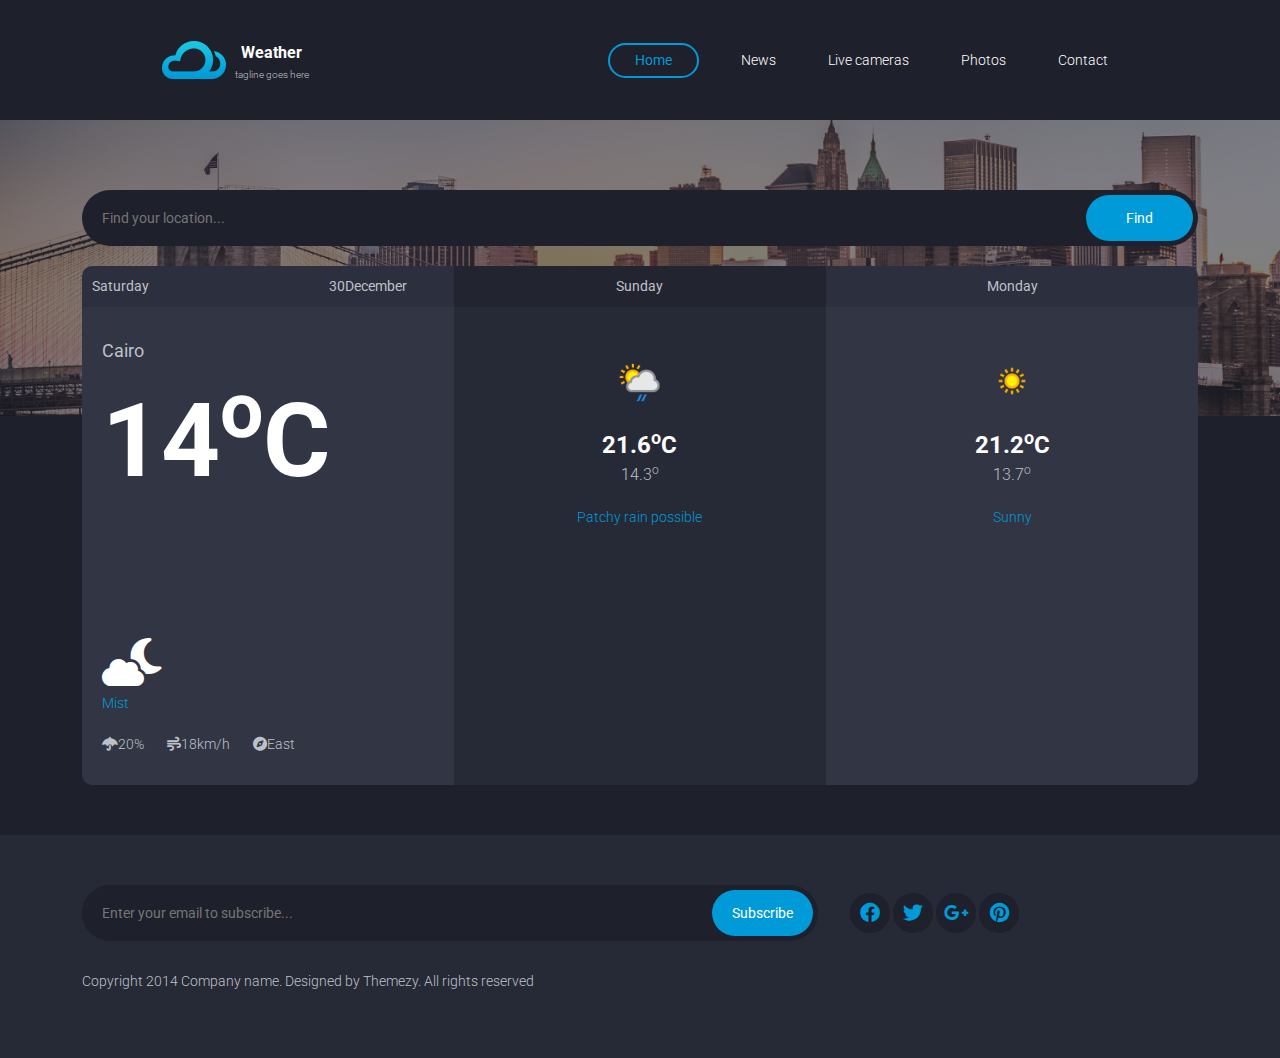
<file: index.html>
<!DOCTYPE html>
<html lang="en">
<head>
    <meta charset="UTF-8">
    <meta name="viewport" content="width=device-width, initial-scale=1.0">
    <title>Weather</title>
    <link rel="stylesheet" href="css/bootstrap.min.css">
    <link rel="stylesheet" href="css/all.min.css">
    <link rel="stylesheet" href="css/style.css">
    <link rel="icon" href="imgs/imgs/113.png" type="image">
    <link rel="preconnect" href="https://fonts.googleapis.com">
    <link rel="preconnect" href="https://fonts.gstatic.com" crossorigin>
    <link href="https://fonts.googleapis.com/css2?family=Open+Sans:wght@400;500;600;700&family=Roboto:wght@400;500;700;900&display=swap" rel="stylesheet">
</head>
<body data-bs-spy="scroll" data-bs-target="#navbar-example">
<!-- !start navbar -->
    <nav class="navbar navbar-expand-lg  my-nav" id="navbar-example" > 
        <div class="container">
          <div class="brand">

                <div class="img">
                <img src="imgs/imgs/logo2x.png" alt="logo" width="64" height="38" class="logo"/>
                </div>
                   <div class="left">
                <h1 class="site-title">Weather</h1>
                <small class="site-desc">tagline goes here</small>
                    </div>
          </div>
          <button class="navbar-toggler" type="button" data-bs-toggle="collapse" data-bs-target="#navbarSupportedContent" aria-controls="navbarSupportedContent" aria-expanded="false" aria-label="Toggle navigation">
            <span class="navbar-toggler-icon"><i class="fa-solid fa-bars text-white"></i></span>
          </button>
          <div class="collapse navbar-collapse" id="navbarSupportedContent">
            <ul class="navbar-nav mx-auto mb-2 mb-lg-0 nav pe-5 me-3">
              <li class="nav-item">
                <a class="nav-link active  mx-3" aria-current="page" href="/">Home</a>
              </li>
              <li class="nav-item">
                <a class="nav-link  mx-3" href="/">News</a>
              </li>
              <li class="nav-item">
                <a class="nav-link  mx-3" href="/">Live cameras</a>
              </li>
              <li class="nav-item">
                <a class="nav-link  mx-3" href="/">Photos</a>
              </li>
              <li class="nav-item">
                <a class="nav-link  mx-3" href="html/contact.html">Contact</a>
              </li>
              
          </div>
        </div>
      </div>
    </nav>
<!--! end navbar  -->

<!--& start content  -->
    <div class="hero">
        <div class="container">
            <form class="find-location">
                <input type="text" placeholder="Find your location..." id="search">
                <input type="button" value="Find" id="submit">
            </form>

        </div>
    </div>
    <div class="forecast-table">
        <div class="container">
            <div class="forecast-container" id="forecast"><div class="today forecast">
                  <div class="forecast-header" id="today">
                          <div class="day">Saturday</div>
                             <div class=" date">30December</div>
                    </div> 
                         <div class="forecast-content" id="current">
                             <div class="location">Cairo</div>
                                     <div class="degree">
                        <div class="num">14<sup>o</sup>C 
                          <div class="forecast-icon">
                            <i class="fa-solid fa-cloud-moon display-5"></i>
                  </div>
                        </div>

                           	

                                    </div>
                              <div class="custom">Mist</div>
                                 <span> <i class="fa-solid fa-umbrella"></i>20%</span>
                                 <span><i class="fa-solid fa-wind"></i>18km/h</span>
                              <span><i class="fa-solid fa-compass"></i>East</span>
                        </div>
                      </div>	<div class="forecast">
                       <div class="forecast-header">
                                 <div class="day">Sunday</div>
                                 </div>
                    <div class="forecast-content">
                           <div class="forecast-icon">
                                      <img src="imgs/imgs/176.png" alt="" width="48">
                                </div>
                         <div class="degree">21.6<sup>o</sup>C</div>
                                  <small>14.3<sup>o</sup></small>
                                     <div class="custom">Patchy rain possible</div>
                     </div>
                                          </div>	<div class="forecast">
                            <div class="forecast-header">
                                   <div class="day">Monday</div>
                                             </div> 
                                             <div class="forecast-content">
                                                     <div class="forecast-icon">
                                              <img src="imgs/imgs/113.png" alt="" width="48">
                                                    </div>
                                             <div class="degree">21.2<sup>o</sup>C</div>
                                               <small>13.7<sup>o</sup></small>
                                              <div class="custom">Sunny</div>
                                                     </div>
                                    </div>
                                </div>
                           </div>
    </div>
    
<!--& end content  -->
<!--? start footer  -->
<footer class="site-footer">
    <div class="container">
        <div class="row">
            <div class="col-md-8">
                <form action="#" class="subscribe-form">
                    <input type="text" placeholder="Enter your email to subscribe...">
                    <input type="submit" value="Subscribe">
                </form>
            </div>
            <div class="col-md-3 col-md-offset-1 m-2">
                <div class="social-links">
                    <a href="/"><i class="fa-brands fa-facebook"></i></a>
                    <a href="/"><i class="fa-brands fa-twitter"></i></a>
                    <a href="/"><i class="fa-brands fa-google-plus-g"></i></a>
                    <a href="/"><i class="fa-brands fa-pinterest"></i></a>
                </div>
            </div>
        </div>

        <p class="colophon">Copyright 2014 Company name. Designed by Themezy. All rights reserved</p>
    </div>
</footer>
<!--? end footer  -->
    <script src="js/bootstrap.bundle.min.js"></script>
    <script src="js/main.js"></script>
</body>
</html>
</file>
<file: css/style.css>
*{
    box-sizing: border-box;
    margin: 0;
    padding: 0;
}
body{
    color: #bfc1c8;
    font-family: 'Roboto',' Open Sans', sans-serif;
    font-size: 14px;
    font-weight: 300;
    line-height: 1.5;
    background: #1e202b;
}
a , a:hover , a:focus{
    text-decoration: none;
    color: #009ad8;
    background-color: transparent;
}
ul{
    list-style: none;
}
html{
    scroll-padding-top: 100px;
    scroll-behavior: smooth;

}
h1 , h2 , h3, h4, h5, h6{
    font-weight: 700;
    margin: 0 0 20px;
    line-height: normal;
}
/*! start nav  */
.navbar-nav .nav-link{
    color: white;
    padding: 5px 25px;
    border: 2px solid transparent;
    margin: auto;
    border-radius: 30px;
    -webkit-transition: 0.3s ease;
    transition: 0.3s ease;
}
.my-nav{
    background-color: #1e202b;
}
.navbar-nav .nav-link.active , .navbar-nav .nav-link:hover{
    color: #009ad8;
    padding: 5px 25px;
    border: 2px solid #009ad8;
    margin: auto;
    border-radius: 30px;
    font-weight: 400;
}

.navbar-toggler{
    padding: var(--bs-navbar-toggler-padding-y) var(--bs-navbar-toggler-padding-x);
    font-size: var(--bs-navbar-toggler-font-size);
    line-height: 1;
    color: #009ad8;
    background-color: transparent;
    border: 2px solid #009ad8;
    border-radius: 30px;
    transition: var(--bs-navbar-toggler-transition);
    padding: 20px;
}
.brand {
    display: flex;
    flex-direction: row;
    justify-content: center;
    align-items: center;
    padding: 30px 0;
}
.left{
    display: flex;
    flex-direction: column;
    align-items: center;
    justify-content:center  ;
}
.site-title{
    margin: 5px 15px;
    font-size: 1.1428571429em;
    color: white;
}
.site-desc{
    font-size: 0.7142857143em;
    display: block;
    color: #bfc1c8;
}
.logo{
    margin-left: 80px;
}
/*! end nav  */
.hero{
    background-image: url(../imgs/imgs/banner.png);
    background-size: cover;
    padding: 70px 0;
    min-width: 350px;
}

.find-location {
    position: relative;
    margin-bottom: 100px;
    /* margin-bottom: 50px; */
}
.find-location input[type="text"] {
    width: 100%;
    padding: 20px 50px 20px 20px;
    background: #1e202b;
    color: white;
}
form input {
    outline: none;
    border: none;
    padding: 10px;
    border-radius: 30px;
}
 input {
    line-height: normal;
    font-family: inherit;
    font-size: 100%;
    margin: 0;
    vertical-align: baseline;
}
.find-location input[type="submit"], .find-location input[type="button"] {
    position: absolute;
    top: 5px;
    right: 5px;
    bottom: 5px;
    padding: 0 40px;
}

.button, form input[type="submit"], form input[type="button"]{
    border: none;
    background: #009ad8;
    padding: 10px 20px;
    border-radius: 30px;
    color: white;
}
button, html input[type="button"], input[type="reset"], input[type="submit"] {
    -webkit-appearance: button;
    cursor: pointer;
}
.forecast-container .forecast {
    width: 33.33%;
   
}
.forecast-container {
    width: 100%;
    background: #323544;
    display: flex;
    flex-wrap: wrap;
    justify-content: space-between;
    width: 100%;
    overflow: hidden;
    border-radius: 10px;
    margin-top: -150px;
    margin-bottom: 50px;
}
@media screen and (max-width: 990px){


.forecast-container .forecast.today {
    display: block;
    width: 100%;
}}
@media screen and (max-width: 990px)

{.forecast-container .forecast {
    display: block;
    width: 100%;
    float: left;
}
}
.forecast-container .forecast {
    width: 33.33%;
}
.forecast-container .forecast .forecast-header {
    background: rgba(0, 0, 0, 0.1);
    padding: 10px;
    text-align: center;
    font-weight: 400;
}
.forecast-container .forecast.today .forecast-header .day {
    float: left;
}
.forecast-container .forecast.today .forecast-header .date {
  margin-left:200px;
}
.forecast-container .forecast.today .forecast-content {
    text-align: left;
    padding-top: 30px;
    padding-bottom: 30px;
}
.forecast-container .forecast .forecast-content {
    padding: 50px 20px 10px;
    text-align: center;
}
.forecast-container .forecast.today .location {
    font-size: 18px;
    font-size: 1.2857142857em;
    font-weight: 400;
}
.forecast-container .forecast .forecast-content .degree {
    font-size: 24px;
    font-size: 1.7142857143em;
    color: white;
    font-weight: 700;
}
.forecast-container .forecast.today .degree .num {
    font-size: 90px;
    font-size: 6.4285714286rem;
    margin-right: 30px;
}
sup {
    top: -0.5em;
    font-size: 75%;
    line-height: 0;
    position: relative;
    vertical-align: baseline;
}
.forecast-container .forecast.today .degree .forecast-icon {
    display: inline-block;
    vertical-align: middle;
    margin-bottom: 20px;
    height: 50px;
}
.custom {
    color: #009ad8;
    margin: 20px 0;
}
.forecast-container .forecast.today span {
    margin-right: 20px;
}
.forecast-container .forecast.today span img {
    margin-right: 5px;
    vertical-align: middle;
}
.forecast-container .forecast .forecast-header {
    background: rgba(0, 0, 0, 0.1);
    padding: 10px;
    text-align: center;
    font-weight: 400;
}
.forecast-container .forecast .forecast-content .forecast-icon {
    margin-bottom: 20px;
    height: 50px;
}

.forecast-container .forecast .forecast-content .degree {
    font-size: 24px;
    font-size: 1.7142857143em;
    color: white;
    font-weight: 700;
}
.forecast-container .forecast .forecast-content small {
    font-size: 16px;
    font-size: 1.1428571429em;
}
.forecast-container .forecast:nth-child(even) {
    background-color: #262936;
}
/* !start footer  */
.site-footer {
    background: #262936;
    padding: 50px 0;
}
.site-footer .subscribe-form {
    position: relative;
    margin-bottom: 30px;
}
.site-footer .subscribe-form input[type="text"] {
    padding: 20px 100px 20px 20px;
    background: #1e202b;
    width: 100%;
    color: white;
}
form input, form textarea, form select {
    outline: none;
    border: none;
    padding: 10px;
    border-radius: 30px;
}

.site-footer {
    background: #262936;
    padding: 50px 0;
}
.site-footer .subscribe-form input[type="submit"] {
    position: absolute;
    right: 5px;
    top: 5px;
    bottom: 5px;
}
.button, form input[type="submit"], form input[type="button"], form button, form input[type="reset"] {
    border: none;
    background: #009ad8;
    padding: 10px 20px;
    border-radius: 30px;
    color: white;
}
.site-footer .social-links a {
    width: 40px;
    height: 40px;
    display: inline-block;
    border-radius: 50%;
    background: #1e202b;
    color: #009ad8;
    text-align: center;
    line-height: 2;
    -webkit-transition: 0.3s ease;
    transition: 0.3s ease;
    font-size: 20px;
    font-size: 1.4285714286em;
}
.site-footer .social-links a:hover {
    background: #009ad8;
    color: white;
}
a:focus {
    outline: thin dotted;
}
p{
    margin-top: 0;
}
</file>
